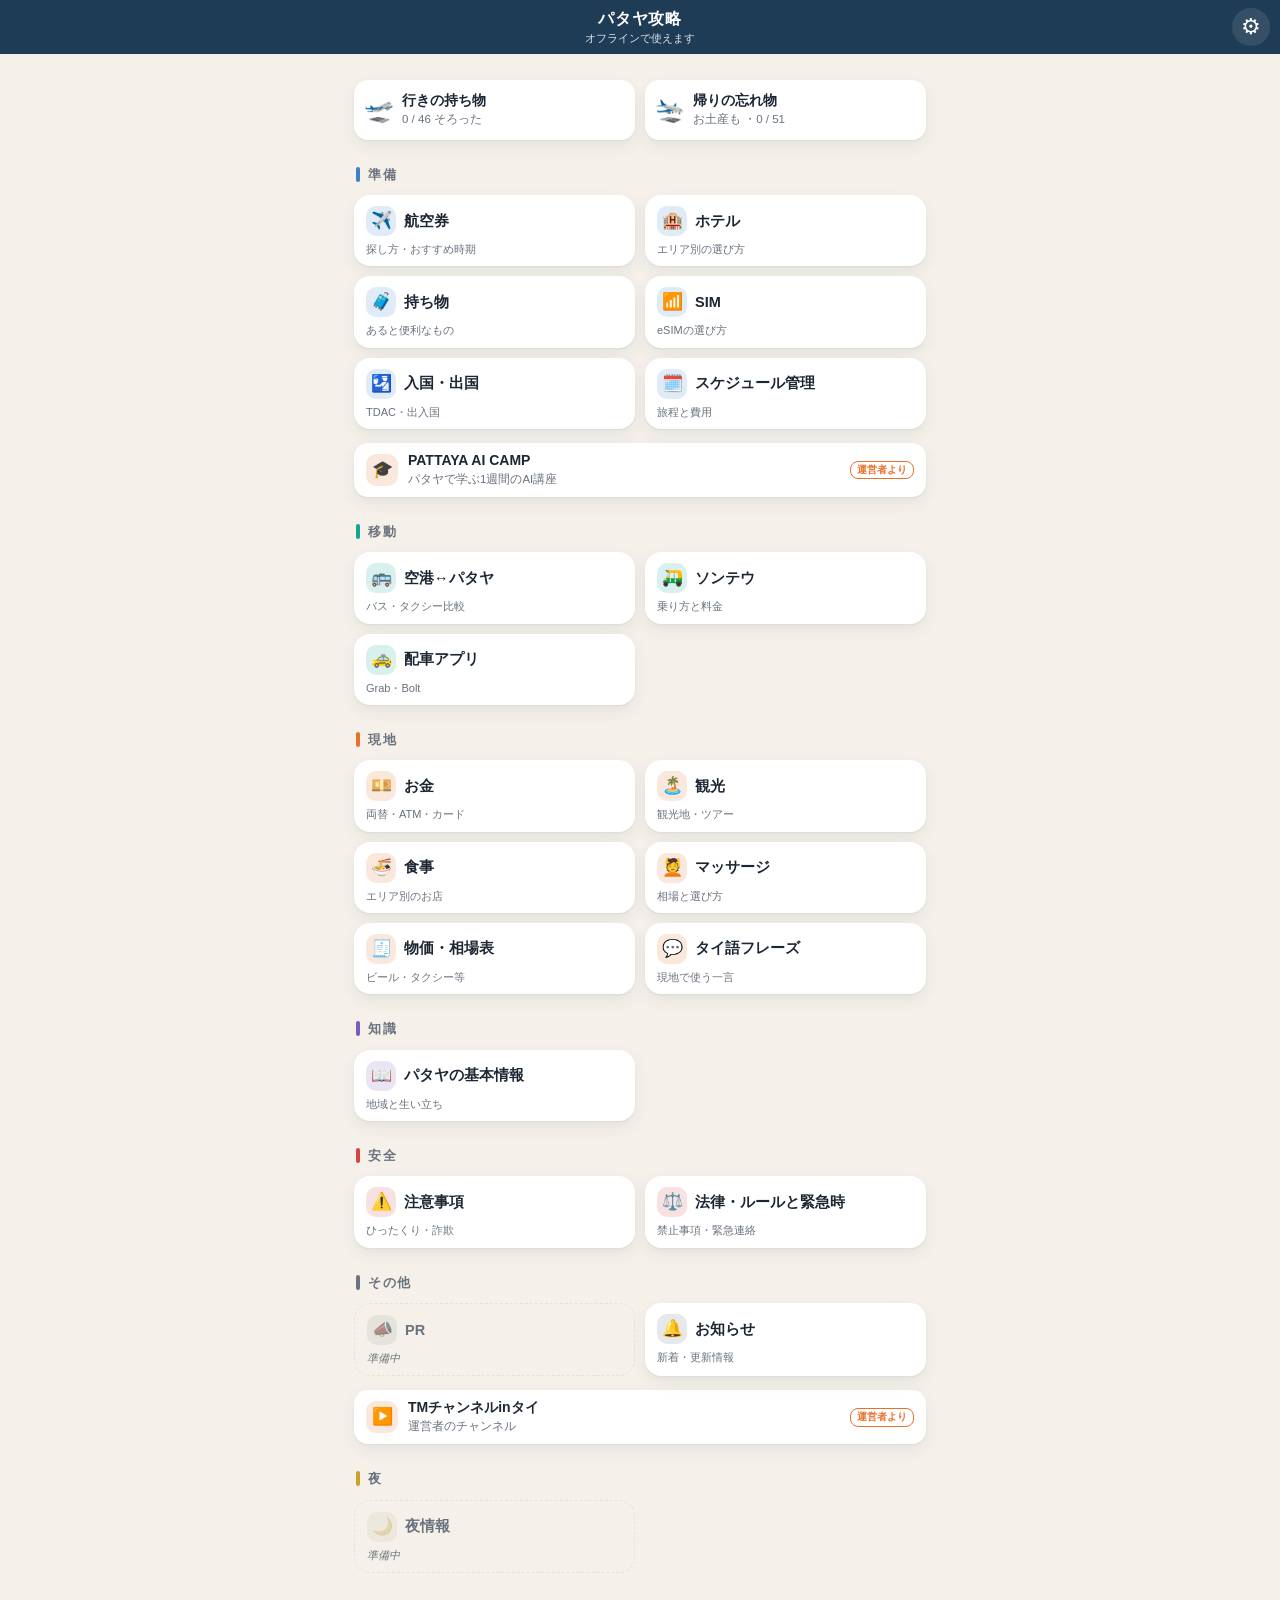
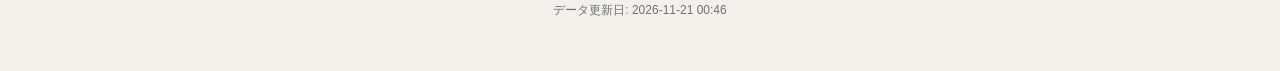
<file: index.html>
<!doctype html>
<html lang="ja">
<head>
<meta charset="utf-8">
<meta name="viewport" content="width=device-width,initial-scale=1,viewport-fit=cover">
<meta name="theme-color" content="#16324f">
<meta name="apple-mobile-web-app-capable" content="yes">
<meta name="mobile-web-app-capable" content="yes">
<meta name="apple-mobile-web-app-title" content="パタヤ攻略">
<meta name="apple-mobile-web-app-status-bar-style" content="black-translucent">
<link rel="manifest" href="manifest.webmanifest">
<link rel="apple-touch-icon" href="icons/apple-touch-icon.png">
<link rel="icon" href="icons/icon-192.png">
<title>パタヤ攻略</title>
<link rel="stylesheet" href="style.css">
</head>
<body>
<header id="top">
  <button id="back" aria-label="もどる" hidden>‹</button>
  <div class="ttl"><h1 id="title">パタヤ攻略</h1><p id="sub" hidden></p></div>
  <button id="home" aria-label="TOPへ" hidden>🏠</button>
  <button id="gear" aria-label="設定">⚙</button>
</header>
<main id="view"></main>
<div id="toast" hidden></div>
<script src="schedule.js"></script>
<script src="packing.js"></script>
<script src="app.js"></script>
</body>
</html>
</file>
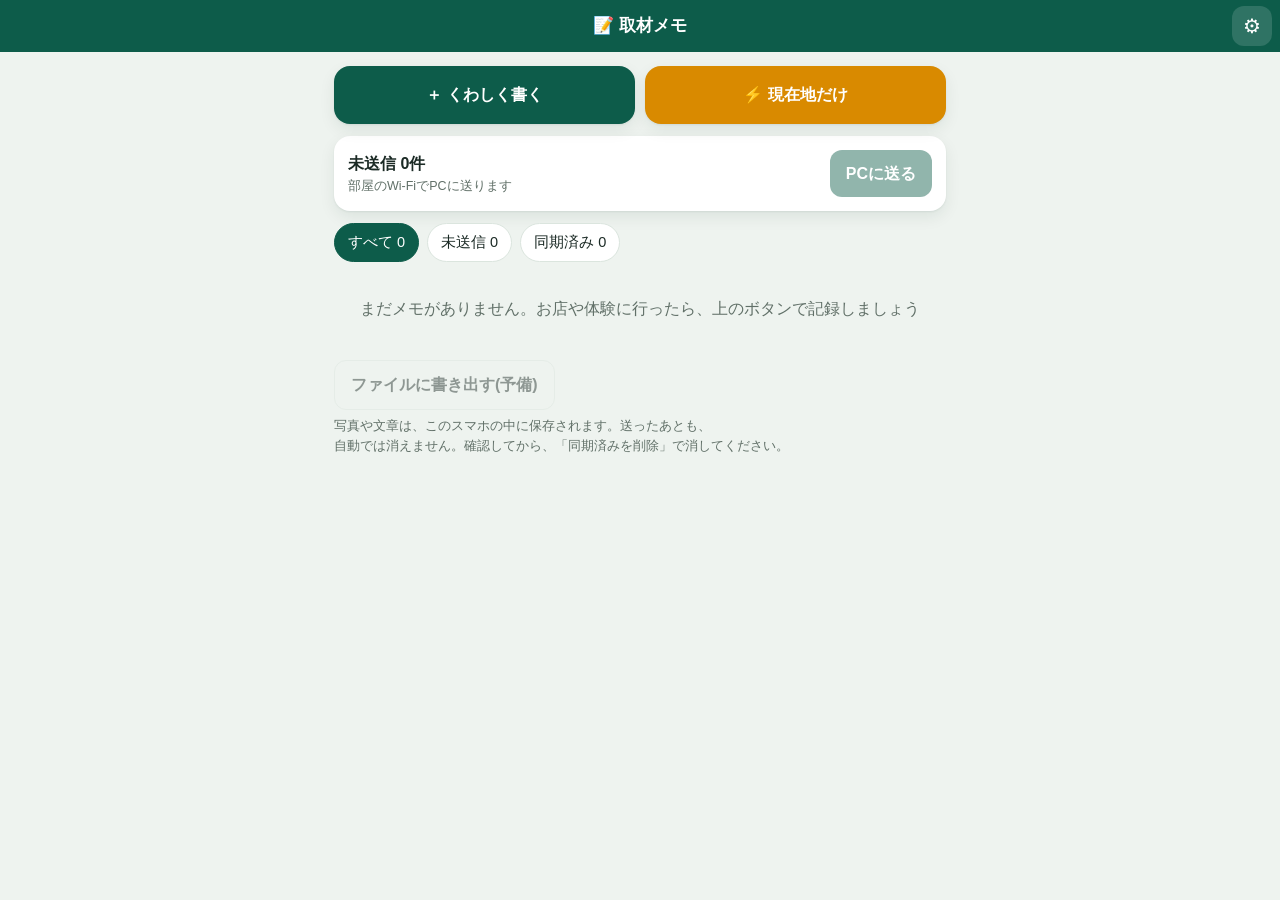
<file: memo/index.html>
<!doctype html>
<html lang="ja">
<head>
<meta charset="utf-8">
<meta name="viewport" content="width=device-width,initial-scale=1,viewport-fit=cover">
<meta name="theme-color" content="#0d5c4a">
<meta name="apple-mobile-web-app-capable" content="yes">
<meta name="mobile-web-app-capable" content="yes">
<meta name="apple-mobile-web-app-title" content="取材メモ">
<meta name="apple-mobile-web-app-status-bar-style" content="black-translucent">
<link rel="manifest" href="manifest.webmanifest">
<link rel="apple-touch-icon" href="icons/apple-touch-icon.png">
<link rel="icon" href="icons/icon-192.png">
<link rel="stylesheet" href="memo.css">
<title>取材メモ</title>
</head>
<body>
<header>
  <div class="ttl"><h1 id="ttl">📝 取材メモ</h1></div>
  <button id="back" hidden aria-label="もどる">‹</button>
  <button id="gear" aria-label="設定">⚙</button>
</header>
<main id="app"></main>
<div id="toast" hidden></div>
<div id="savebar" hidden><span>写真アプリにも<wbr>保存しますか?</span><button id="savebtn">💾 保存</button><button id="saveno" aria-label="閉じる">×</button></div>
<script src="memo.js"></script>
</body>
</html>
</file>
<file: style.css>
:root{--bg:#f5f1ea;--card:#fff;--ink:#1d2733;--sub:#69727d;--line:#e8e1d6;--main:#12304d;--acc:#e8702a;--warn:#b4440a;--shadow:0 1px 2px rgba(20,40,60,.06),0 6px 16px rgba(20,40,60,.07)}
@media (prefers-color-scheme:dark){:root{--bg:#0e1319;--card:#18212b;--ink:#e9eef3;--sub:#9aa6b2;--line:#27323d;--main:#0b1d30;--acc:#f08a4b;--warn:#f0a070;--shadow:0 1px 2px rgba(0,0,0,.4),0 6px 16px rgba(0,0,0,.3)}}
*{box-sizing:border-box;-webkit-tap-highlight-color:transparent}
html,body{margin:0}
body{font-family:-apple-system,"Hiragino Sans","Hiragino Kaku Gothic ProN",sans-serif;background:var(--bg);color:var(--ink);font-size:16px;line-height:1.65;padding-bottom:calc(24px + env(safe-area-inset-bottom))}
a{color:#1f6fb5}
@media (prefers-color-scheme:dark){a{color:#7db8ee}}

/* ヘッダー */
header{position:sticky;top:0;z-index:10;background:rgba(18,48,77,.94);backdrop-filter:blur(10px);-webkit-backdrop-filter:blur(10px);color:#fff;display:flex;align-items:center;gap:6px;padding:calc(8px + env(safe-area-inset-top)) 10px 8px}
header .ttl{flex:1;min-width:0;text-align:center;padding-left:44px}
header #home{font-size:19px}
header h1{font-size:16px;margin:0;font-weight:700;letter-spacing:.04em;line-height:1.3;text-wrap:balance;word-break:keep-all;overflow-wrap:anywhere}
#sub{margin:1px 0 0;font-size:11px;opacity:.85;line-height:1.3;white-space:nowrap;overflow:hidden;text-overflow:ellipsis}
header button{background:rgba(255,255,255,.1);border:0;color:#fff;font-size:22px;width:38px;height:38px;line-height:1;border-radius:19px}
header button:active{background:rgba(255,255,255,.22)}
header button[hidden]{display:block;visibility:hidden}
main{max-width:600px;margin:0 auto;padding:14px}

/* 区分の見出し */
.stage{display:flex;align-items:center;gap:8px;margin:24px 2px 10px;font-size:13px;color:var(--sub);font-weight:700;letter-spacing:.12em}
.stage i{width:4px;height:15px;border-radius:2px;background:var(--c,var(--acc))}

/* メニューのカード */
.grid{display:grid;grid-template-columns:1fr 1fr;gap:10px}
.menu{position:relative;display:flex;flex-direction:column;gap:6px;text-align:left;width:100%;background:var(--card);border-radius:16px;padding:11px 12px 10px;color:var(--ink);text-decoration:none;box-shadow:var(--shadow);min-height:0;transition:transform .12s}
.menu:active{transform:scale(.97)}
.menu .tx{display:block}
.menu b{display:block;font-size:15px;line-height:1.35}
.menu .tx>span{display:block;font-size:11.5px;color:var(--sub);line-height:1.45;margin-top:3px}
.ic{display:inline-flex;align-items:center;justify-content:center;width:40px;height:40px;border-radius:13px;font-size:21px;flex:none;background:color-mix(in srgb,var(--c,#888) 16%,transparent)}
.menu.soon{background:transparent;box-shadow:none;border:1px dashed var(--line)}
.menu.soon .ic{filter:grayscale(.7);opacity:.7}
.menu.soon b{color:var(--sub)}
.badge{position:absolute;top:10px;right:10px;font-size:10.5px;background:var(--line);color:var(--sub);padding:2px 9px;border-radius:10px;font-weight:700}
.menu.lock{grid-column:1/-1;flex-direction:row;align-items:center;gap:12px;min-height:0;background:linear-gradient(135deg,#1c2430,#2d2a1f);color:#f3e7c0;border:1px solid #6b5a1e}
.menu.lock .ic{background:rgba(201,162,39,.2)}
.menu.lock .tx>span{color:#cdbf8f}
.menu.lock .badge{background:#c9a227;color:#1c1a10}

/* 一覧のカード */
.card{display:block;width:100%;text-align:left;background:var(--card);border-radius:16px;padding:14px;margin-bottom:10px;box-shadow:var(--shadow);color:var(--ink);font:inherit;text-decoration:none}
.card h3{margin:0 0 2px;font-size:16px;line-height:1.4}
.card .meta{font-size:13px;color:var(--sub)}
.card p{margin:6px 0 0;font-size:14px}
.art-card{display:flex;align-items:center;gap:12px}
.art-card .tx{flex:1}
/* 記事の最初の写真を、うっすら背景に敷く(文字が読めるように、左ほど白くする) */
.art-card.has-img{min-height:88px;background-image:linear-gradient(90deg,color-mix(in srgb,var(--card) 97%,transparent) 0%,color-mix(in srgb,var(--card) 82%,transparent) 45%,color-mix(in srgb,var(--card) 25%,transparent) 100%),var(--img);background-size:cover;background-position:center}
.chev{font-size:24px;color:var(--sub)}
.chip{display:inline-block;font-size:11.5px;font-weight:700;background:color-mix(in srgb,var(--acc) 16%,transparent);color:var(--acc);padding:1px 10px;border-radius:10px;margin-bottom:5px}
.chk{font-size:12px;color:var(--sub);margin-top:8px}
.chk.old{color:var(--warn);font-weight:700}
.tag{display:inline-block;font-size:12px;padding:1px 10px;border-radius:10px;background:var(--line);margin:4px 4px 0 0}
.tag.pr{background:var(--acc);color:#fff}
.soonbox{text-align:center;padding:60px 20px;color:var(--sub)}
.soonbox .big{font-size:44px}

/* 記事 */
h2{font-size:21px;margin:6px 0 4px;line-height:1.4}
.art{background:var(--card);border-radius:18px;padding:6px 16px 16px;margin-top:10px;box-shadow:var(--shadow)}
.art h3{font-size:17px;margin:24px 0 8px;padding:2px 0 2px 11px;border-left:4px solid var(--acc);line-height:1.4}
.art h4{font-size:15px;margin:16px 0 4px;color:var(--main)}
@media (prefers-color-scheme:dark){.art h4{color:#9cc4ea}}
.art p{margin:9px 0}
.art ul,.art ol{margin:8px 0;padding-left:22px}
.art li{margin:3px 0}
.art img,.photos img{max-width:100%;height:auto;border-radius:12px;display:block;margin:12px auto;cursor:zoom-in}
.art img.s{width:45%}
.art img.m,.photos img.m{width:70%}
.art img.l{width:100%}
.art img.zoom,.photos img.zoom{width:100%;cursor:zoom-out}

.btn{display:block;width:100%;text-align:center;background:var(--acc);color:#fff;border:0;border-radius:14px;padding:13px;font:inherit;font-weight:700;margin:12px 0;text-decoration:none;box-shadow:0 3px 10px rgba(232,112,42,.3)}
.btn.sub{background:var(--card);color:var(--ink);border:1px solid var(--line);box-shadow:none}
.dl{display:grid;grid-template-columns:5.5em 1fr;gap:8px 10px;margin:14px 0;font-size:15px;background:var(--card);border-radius:16px;padding:14px;box-shadow:var(--shadow)}
.dl dt{color:var(--sub);font-size:13px;padding-top:2px}
.dl dd{margin:0}
.note{font-size:12px;color:var(--sub);margin:4px 0 12px}
.code{display:flex;gap:8px;align-items:center;background:var(--bg);border-radius:10px;padding:8px 10px;margin-top:8px}
.code code{flex:1;word-break:break-all}
.code button{border:0;background:var(--main);color:#fff;border-radius:8px;padding:6px 12px;font:inherit}
#toast{position:fixed;left:50%;bottom:calc(24px + env(safe-area-inset-bottom));transform:translateX(-50%);background:#222;color:#fff;padding:10px 18px;border-radius:22px;font-size:14px;z-index:20;max-width:90%;box-shadow:0 6px 20px rgba(0,0,0,.3)}
#toast[hidden]{display:none}

/* 合言葉 */
.passbox input{width:100%;padding:12px;border:1px solid var(--line);border-radius:12px;font:inherit;background:var(--bg);color:var(--ink);margin:8px 0 0}
.passbox .btn{margin-bottom:4px}
.warnbox{border:1px solid var(--warn);background:color-mix(in srgb,var(--warn) 10%,var(--card))}
.warnbox p{margin:4px 0 0}
.passbox .note{color:var(--warn);min-height:1.2em}
button.btn:disabled{opacity:.55}

/* スケジュール */
.sc-tabs{display:flex;gap:6px;background:var(--line);padding:4px;border-radius:14px;margin-bottom:12px}
.sc-tabs a{flex:1;text-align:center;padding:8px 0;border-radius:11px;color:var(--sub);text-decoration:none;font-weight:700;font-size:14px}
.sc-tabs a.on{background:var(--card);color:var(--ink);box-shadow:var(--shadow)}
.sc-sum h3{margin:0}
.sc-big{font-size:24px;font-weight:800;margin-top:6px}
.sc-big small{display:block;font-size:12px;font-weight:400;color:var(--sub)}
.sc-big.red{color:#c0392b}
@media (prefers-color-scheme:dark){.sc-big.red{color:#ff8a7a}}
.sc-day{display:flex;align-items:baseline;gap:8px;margin:20px 2px 6px;padding-bottom:4px;border-bottom:2px solid var(--line)}
.sc-day b{font-size:16px}.sc-day span{font-size:12px;color:var(--sub)}.sc-day em{margin-left:auto;font-style:normal;font-size:13px;color:var(--sub)}
.sc-row{display:flex;gap:10px;padding:8px 10px;margin-bottom:4px;background:var(--card);border-radius:12px;font-size:15px;align-items:flex-start}
.sc-row.tap{cursor:pointer}.sc-row.tap:active{opacity:.7}
.sc-row .t{width:3.2em;color:var(--sub);font-size:13px;flex:none;padding-top:1px}
.sc-row .m{flex:1}.sc-row .m small{display:block;color:var(--sub);font-size:12px}
.sc-row .c{color:var(--sub);font-size:13px;white-space:nowrap}
.sc-row.band{background:transparent;border:1px dashed var(--line)}
.sc-row.empty{background:transparent;color:var(--sub);font-size:13px}
.sc-sub{margin:-2px 0 6px 56px;font-size:12px}
.sc-form .sc-f,.card .sc-f{display:block;margin:10px 0 0}
.sc-f span{display:block;font-size:12px;color:var(--sub);font-weight:700;margin-bottom:3px}
.sc-f input,.sc-f select,#sc_io{width:100%;padding:10px;border:1px solid var(--line);border-radius:10px;font:inherit;background:var(--bg);color:var(--ink)}
#sc_io{margin-top:8px;font-size:13px}
.sc-btns{display:flex;gap:8px;flex-wrap:wrap;margin-top:6px}.sc-btns .btn,.sc-btns a.btn{flex:1;margin:6px 0 0;min-width:30%}
.btn.danger{color:#c0392b;border-color:#c0392b}
.sc-grp{border-top:1px solid var(--line);margin-top:12px;padding-top:6px}
.sc-grp>b{font-size:14px}
.sc-x{float:right;border:0;background:transparent;color:#c0392b;font:inherit;font-size:13px}
.sc-dl{display:grid;grid-template-columns:8em 1fr;gap:6px 8px;margin:10px 0 0;font-size:14px}.sc-dl dt{color:var(--sub)}.sc-dl dd{margin:0}
.sc-bar{margin:10px 0}.sc-bar .l{display:flex;justify-content:space-between;font-size:14px}
.sc-bar .b{height:8px;background:var(--line);border-radius:4px;overflow:hidden;margin:4px 0}.sc-bar .b i{display:block;height:100%;background:var(--acc)}
.sc-bar .s{font-size:12px;color:var(--sub)}

/* PDF */
.pdfcard{display:flex;align-items:center;gap:12px;width:100%;text-align:left;background:var(--bg);border:1px solid var(--line);border-radius:14px;padding:12px;margin:12px 0;color:var(--ink);font:inherit;text-decoration:none;cursor:pointer}
.pdfcard .ic{background:color-mix(in srgb,#d64545 16%,transparent)}
.pdfcard b{display:block;font-size:15px;line-height:1.4}
.pdfcard small{display:block;color:var(--sub);font-size:12px}

/* 運営者より */
.card.owner{border:1px solid color-mix(in srgb,var(--acc) 40%,var(--line));background:linear-gradient(135deg,color-mix(in srgb,var(--acc) 8%,var(--card)),var(--card))}
.card.owner .thumb{width:100%;height:auto;border-radius:12px;display:block;margin-bottom:10px}
.card.owner .more{display:block;margin-top:8px;font-size:13px;font-weight:700;color:var(--acc)}

/* 運営者より(細い1行) */
.updbox{margin:14px 0 0;background:var(--card);border-radius:14px;box-shadow:var(--shadow);padding:6px 12px 4px}
.updbox .uh{display:flex;justify-content:space-between;align-items:center;font-size:13px;padding:6px 0 4px}
.updbox .uh a{font-size:12px;color:var(--acc);font-weight:700;text-decoration:none}
.upd{display:flex;align-items:center;gap:8px;padding:7px 0;border-top:1px solid var(--line);color:var(--ink);text-decoration:none}
.upd .d{font-size:12px;color:var(--sub);width:34px;flex:none}
.upd .k{font-size:10.5px;font-weight:700;border-radius:8px;padding:1px 7px;flex:none;color:#fff}
.upd .k.n{background:var(--acc)}.upd .k.u{background:#3b82c4}
.upd .t{flex:1;min-width:0;font-size:14px;line-height:1.35;overflow:hidden;text-overflow:ellipsis;white-space:nowrap}
.upd .t small{margin-left:6px;font-size:11px;color:var(--sub)}
.owner-row{display:flex;align-items:center;gap:10px;padding:8px 12px;margin:14px 0 0;background:var(--card);border-radius:14px;box-shadow:var(--shadow);color:var(--ink);text-decoration:none}
.owner-row .ic{width:32px;height:32px;font-size:17px;border-radius:10px}
.owner-row .tx{flex:1;min-width:0}
.owner-row b{display:block;font-size:14px;line-height:1.35;overflow:hidden;text-overflow:ellipsis;white-space:nowrap}
.owner-row small{display:block;font-size:11.5px;color:var(--sub);overflow:hidden;text-overflow:ellipsis;white-space:nowrap}
.owner-row .tag-o{font-size:10px;font-weight:700;color:var(--acc);border:1px solid var(--acc);border-radius:8px;padding:0 6px;white-space:nowrap}

/* メニューのカード(コンパクト): 上=アイコン+名前、下=1行の短い説明 */
.menu .top{display:flex;align-items:center;gap:8px}
.menu .top .ic{width:30px;height:30px;font-size:17px;border-radius:10px}
.menu .top b{font-size:14.5px;line-height:1.3;flex:1;min-width:0;word-break:keep-all;overflow-wrap:anywhere}
.menu .sh{display:block;font-size:11px;color:var(--sub);line-height:1.3;white-space:nowrap;overflow:hidden;text-overflow:ellipsis}
.menu.soon .sh{font-style:italic}
.menu.lock .sh{white-space:normal}

/* 動画 */
.vidcard{margin:12px 0;background:var(--bg);border:1px solid var(--line);border-radius:14px;overflow:hidden}
.vidcard video,.paidvideo{display:block;width:100%;background:#000;border-radius:12px;margin:10px 0}
.vidcard video{border-radius:0;margin:0}
.vidcard .vcap{padding:8px 12px 0;font-weight:700;font-size:14px}
.vidcard .vsave{display:block;width:calc(100% - 24px);margin:8px 12px 12px;padding:9px;border:1px solid var(--line);border-radius:10px;background:var(--card);color:var(--ink);font:inherit;font-size:13px}
.vidcard .vsave:disabled{opacity:.7}
/* 持ち物チェック */
.pk-top{background:var(--card);border-radius:14px;box-shadow:var(--shadow);padding:12px 14px;font-size:14px}
.pk-top b{font-size:22px}
.pk-bar{height:8px;background:var(--line);border-radius:4px;margin-top:8px;overflow:hidden}.pk-bar i{display:block;height:100%;background:#16a34a;border-radius:4px}
.pk-st{margin:18px 2px 8px}
.pk-row{display:flex;align-items:center;gap:8px;background:var(--card);border-radius:12px;padding:6px 8px;margin-bottom:5px;box-shadow:var(--shadow)}
.pk-ck{width:30px;height:30px;flex:none;border-radius:9px;border:2px solid var(--line);background:transparent;color:#fff;font-size:17px;line-height:1;padding:0}
.pk-row.on .pk-ck{background:#16a34a;border-color:#16a34a}
.pk-n{flex:1;min-width:0;font-size:15px;line-height:1.35;padding:4px 0}
.pk-row.on .pk-n{color:var(--sub);text-decoration:line-through}
.pk-q{border:0;background:rgba(127,127,127,.12);color:var(--sub);font-size:12.5px;border-radius:10px;padding:5px 9px;white-space:nowrap}
.pk-e{border:0;background:transparent;color:var(--sub);font-size:17px;width:28px;height:30px;line-height:1;padding:0}
.pk-x{border:0;background:transparent;color:var(--sub);font-size:22px;width:30px;height:30px;line-height:1;padding:0}
.pk-add{margin-top:18px}.pk-form{display:flex;flex-direction:column;gap:8px;margin-top:8px}
.pk-form select,.pk-form input{font:inherit;padding:10px;border:1px solid var(--line);border-radius:10px;background:var(--card);color:var(--ink)}
.pk-btns .btn{white-space:nowrap;padding:13px 6px}
.packbox{display:grid;grid-template-columns:1fr 1fr;gap:10px;margin:12px 0 0}
.packbox a{display:flex;align-items:center;gap:8px;background:var(--card);border-radius:14px;box-shadow:var(--shadow);padding:10px 10px;color:var(--ink);text-decoration:none;min-width:0}
.packbox .pi{font-size:24px;flex:none}
.packbox .pt{min-width:0}.packbox b{display:block;font-size:14px;line-height:1.3;white-space:nowrap}
.packbox small{display:block;font-size:11.5px;color:var(--sub);margin-top:1px;white-space:nowrap}
.pk-tabs{display:grid;grid-template-columns:1fr 1fr;gap:8px;margin-bottom:12px}
.pk-tabs a{text-align:center;padding:10px 4px;border-radius:12px;background:var(--card);color:var(--sub);text-decoration:none;font-size:13.5px;font-weight:700;border:1px solid var(--line)}
.pk-tabs a.on{background:var(--acc);color:#fff;border-color:var(--acc)}
.pk-link{margin-bottom:14px}

/* 変なところで改行しない: 文章は言葉のまとまりで折り返し、最後の行に1〜2文字だけ残らないようにする */
.card h3,.card p,.card .meta,.pk-n,.art p,.art h3,.art h4,.dl dd,.sc-row .m,.stage,.soonbox p,.note,.pk-top,.chk{text-wrap:balance;line-break:strict}
.pk-tabs a,.pk-btns .btn,.btn{white-space:nowrap}
@media (max-width:340px){header h1{font-size:14.5px}header #sub{font-size:11px}}
</file>
<file: memo/memo.css>
:root{--bg:#eef3ef;--card:#fff;--ink:#1b2a25;--sub:#617068;--line:#dbe5de;--main:#0d5c4a;--acc:#d98a00;--ok:#0d7a5f;--warn:#b4440a;--shadow:0 1px 2px rgba(10,50,40,.07),0 6px 16px rgba(10,50,40,.08)}
@media (prefers-color-scheme:dark){:root{--bg:#0d1512;--card:#17221e;--ink:#e6efea;--sub:#93a69c;--line:#26352f;--main:#093d31;--acc:#f0a830;--ok:#4cc9a2;--warn:#f0a070;--shadow:0 1px 2px rgba(0,0,0,.4),0 6px 16px rgba(0,0,0,.3)}}
*{box-sizing:border-box;-webkit-tap-highlight-color:transparent}
html{-webkit-text-size-adjust:100%}
body{margin:0;background:var(--bg);color:var(--ink);font:16px/1.6 -apple-system,BlinkMacSystemFont,"Hiragino Sans","Noto Sans JP",sans-serif;line-break:strict}
header{position:sticky;top:0;z-index:5;display:flex;align-items:center;gap:6px;background:var(--main);color:#fff;padding:calc(env(safe-area-inset-top) + 8px) 10px 8px;min-height:52px}
header .ttl{flex:1;min-width:0;padding-left:34px}
header h1{margin:0;font-size:17px;line-height:1.3;text-align:center;text-wrap:balance;word-break:keep-all;overflow-wrap:anywhere}
header button{position:absolute;top:calc(env(safe-area-inset-top) + 6px);width:40px;height:40px;border:0;border-radius:12px;background:rgba(255,255,255,.14);color:#fff;font-size:20px;line-height:1}
#back{left:8px;font-size:28px;padding-bottom:3px}
#gear{right:8px}
header .ttl{padding:0 44px}
main{padding:14px 14px 40px;max-width:640px;margin:0 auto}
button,.btn{font:inherit;cursor:pointer}
.bigbtns{display:grid;grid-template-columns:1fr 1fr;gap:10px;margin-bottom:12px}
.big{border:0;border-radius:16px;background:var(--main);color:#fff;font-weight:700;font-size:16px;padding:16px 6px;white-space:nowrap;box-shadow:var(--shadow)}
.big.q{background:var(--acc);color:#fff}
.card{background:var(--card);border-radius:16px;padding:14px;margin-bottom:12px;box-shadow:var(--shadow)}
.sync{display:flex;align-items:center;gap:10px}
.sync .t{flex:1;min-width:0}
.sync b{display:block;white-space:nowrap}
.sync small{display:block;color:var(--sub);font-size:12.5px;text-wrap:balance}
.btn{border:0;border-radius:12px;background:var(--main);color:#fff;font-weight:700;padding:11px 16px;white-space:nowrap}
.btn.sub{background:transparent;color:var(--ink);border:1px solid var(--line)}
.btn.red{background:transparent;color:var(--warn);border:1px solid var(--warn)}
.btn[disabled]{opacity:.45}
.chips{display:flex;flex-wrap:wrap;gap:8px;margin:2px 0 12px}
.chip{border:1px solid var(--line);background:var(--card);color:var(--ink);border-radius:999px;padding:7px 13px;font-size:14.5px;white-space:nowrap}
.chip.on{background:var(--main);color:#fff;border-color:var(--main)}
.note{display:flex;align-items:center;gap:11px;background:var(--card);border-radius:16px;padding:10px 12px;margin-bottom:9px;box-shadow:var(--shadow);cursor:pointer}
.nth{flex:none;width:56px;height:56px;border-radius:12px;background:color-mix(in srgb,var(--main) 14%,transparent);display:flex;align-items:center;justify-content:center;font-size:26px;overflow:hidden}
.nth img{width:100%;height:100%;object-fit:cover;display:block}
.nb{flex:1;min-width:0}
.nt{font-weight:700;line-height:1.35;text-wrap:balance;overflow-wrap:anywhere}
.nm{color:var(--sub);font-size:12.5px;margin-top:2px}
.nm span{white-space:nowrap;display:inline-block;margin-right:7px}
.bd{flex:none;font-size:12px;font-weight:700;border-radius:999px;padding:3px 9px;white-space:nowrap;background:color-mix(in srgb,var(--acc) 20%,transparent);color:var(--acc)}
.bd.ok{background:color-mix(in srgb,var(--ok) 18%,transparent);color:var(--ok)}
.empty{color:var(--sub);text-align:center;padding:22px 8px;text-wrap:balance}
.foot{display:flex;flex-wrap:wrap;gap:8px;margin-top:16px}
.hint{color:var(--sub);font-size:13px;margin:6px 0 0;text-wrap:balance}
label.f{display:block;font-weight:700;font-size:14.5px;margin:16px 0 6px}
label.f small{font-weight:400;color:var(--sub);margin-left:6px;font-size:12.5px}
input[type=text],input[type=url],textarea{width:100%;font:inherit;font-size:16px;border:1px solid var(--line);border-radius:12px;padding:11px 12px;background:var(--card);color:var(--ink)}
textarea{min-height:120px;resize:vertical}
.two{display:grid;grid-template-columns:1fr 1fr;gap:10px}
.photos{display:grid;grid-template-columns:repeat(3,1fr);gap:8px;margin-top:10px}
.ph{position:relative;aspect-ratio:1;border-radius:12px;overflow:hidden;background:var(--line)}
.ph img{width:100%;height:100%;object-fit:cover;display:block}
.ph button{position:absolute;top:4px;right:4px;width:28px;height:28px;border:0;border-radius:50%;background:rgba(0,0,0,.6);color:#fff;font-size:16px;line-height:1}
.row2{display:flex;gap:8px;flex-wrap:wrap}
.row2 .btn{flex:1 1 140px}
.loc{margin-top:8px;font-size:14px;text-wrap:balance}
.loc a{color:var(--main);font-weight:700;white-space:nowrap}
@media (prefers-color-scheme:dark){.loc a{color:var(--ok)}}
.stars{display:flex;gap:4px}
.stars button{border:0;background:transparent;font-size:30px;line-height:1;padding:2px 3px;color:var(--line)}
.stars button.on{color:var(--acc)}
.chk{display:inline-flex;align-items:center;gap:6px}
#toast{position:fixed;left:50%;width:max-content;bottom:calc(env(safe-area-inset-bottom) + 22px);transform:translateX(-50%);max-width:88vw;background:#1b2a25;color:#fff;border-radius:14px;padding:11px 16px;font-size:14.5px;box-shadow:0 8px 24px rgba(0,0,0,.35);z-index:20;text-align:center;text-wrap:balance}
@media (max-width:340px){header h1{font-size:15px}.big{font-size:14.5px}}

.hint,.empty,.sync small,.loc,#toast,label.f small,.card p{word-break:keep-all;overflow-wrap:anywhere;text-wrap:balance}
.nt{overflow-wrap:anywhere}
#savebar{position:fixed;left:12px;right:12px;bottom:calc(env(safe-area-inset-bottom) + 12px);display:flex;align-items:center;gap:8px;background:var(--card);color:var(--ink);border:2px solid var(--acc);border-radius:16px;padding:10px 10px 10px 14px;box-shadow:0 8px 24px rgba(0,0,0,.3);z-index:15}
#savebar[hidden]{display:none}
#savebar span{flex:1;min-width:0;font-size:14px;font-weight:700;word-break:keep-all;overflow-wrap:anywhere;text-wrap:balance}
#savebar button{border:0;border-radius:12px;background:var(--acc);color:#fff;font-weight:700;font-size:15px;padding:10px 14px;white-space:nowrap}
#savebar #saveno{background:transparent;color:var(--sub);padding:6px 8px;font-size:22px;line-height:1}
</file>
